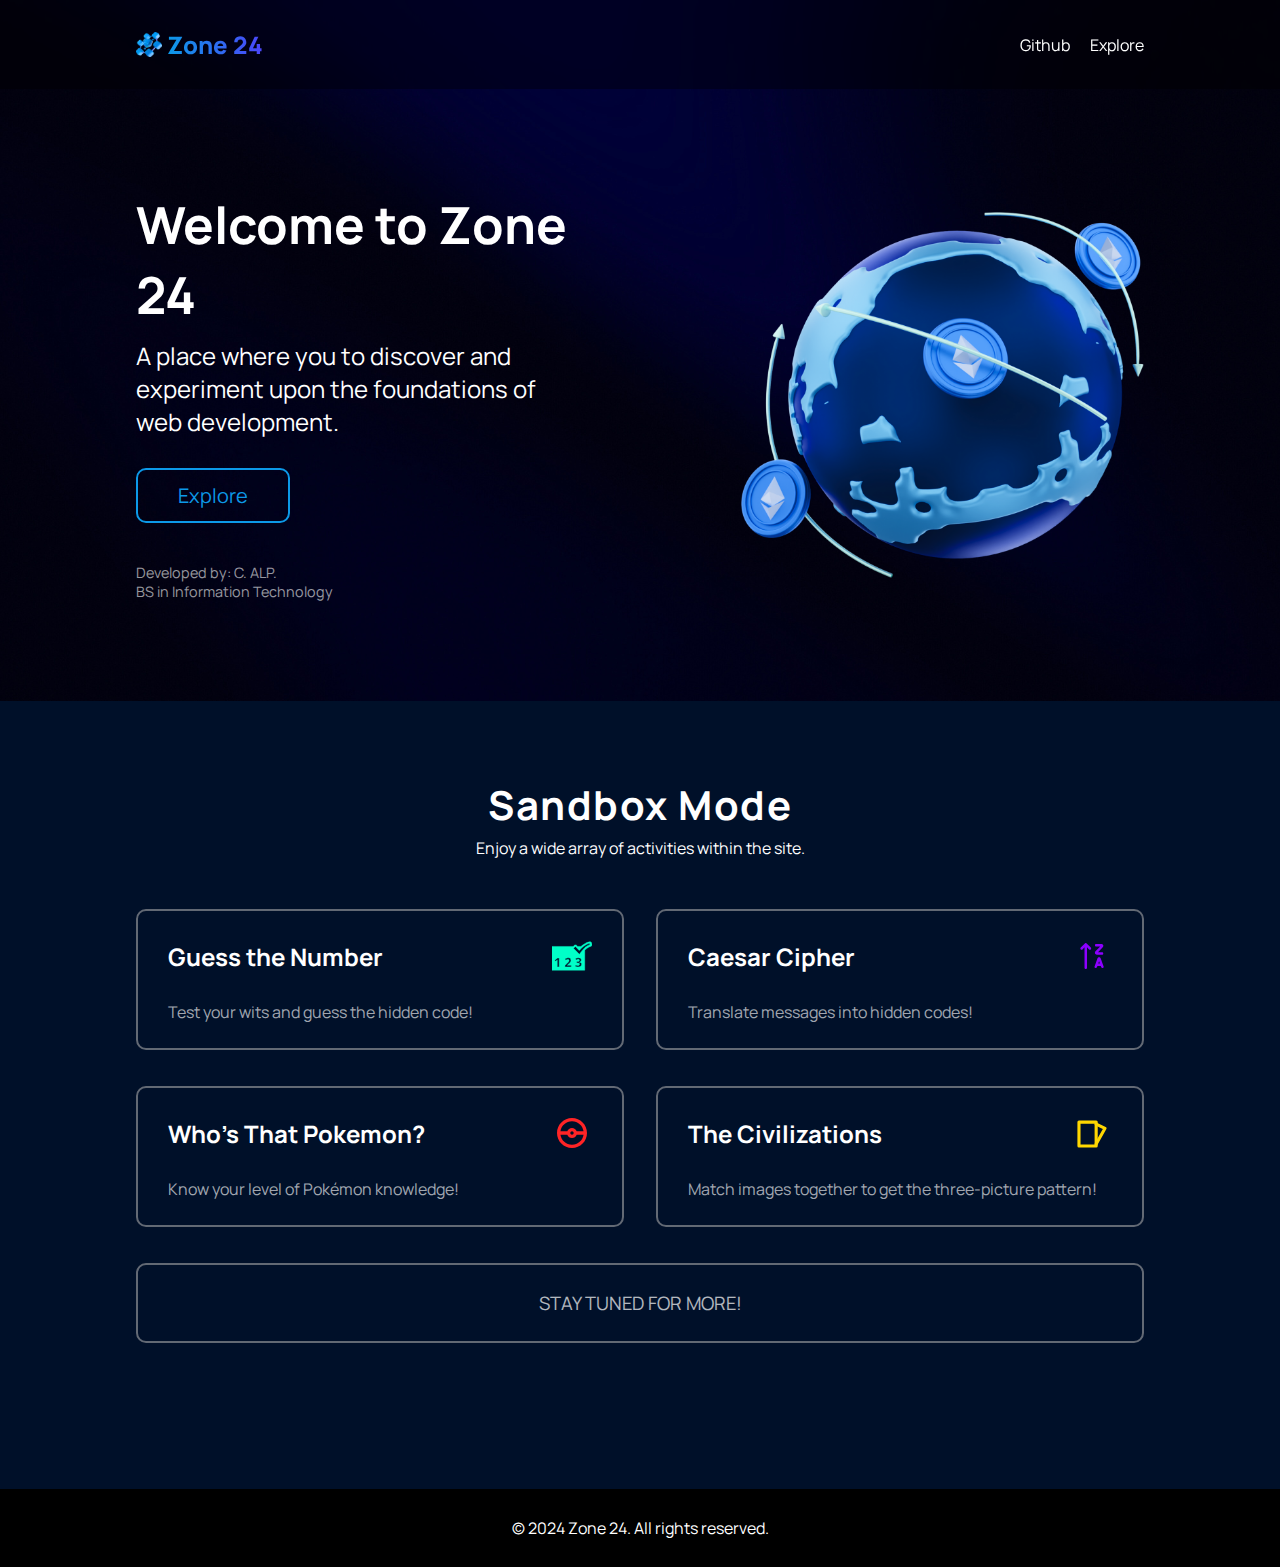
<file: index.html>
<!DOCTYPE html>
<html lang="en">

<head>
    <meta charset="UTF-8">
    <meta name="viewport" content="width=device-width, initial-scale=1.0">
    <link rel="shortcut icon" href="res/favicon.ico" type="image/x-icon">
    <link rel="stylesheet" href="css/style-main.css">
    <link rel="stylesheet" href="css/style-index.css">

    <link rel="preconnect" href="https://fonts.googleapis.com">
    <link rel="preconnect" href="https://fonts.gstatic.com" crossorigin>
    <link href="https://fonts.googleapis.com/css2?family=Lilita+One&display=swap" rel="stylesheet">

    <title>Zone 24</title>
</head>

<body>
    <header class="header sticky-header">
        <div class="container">
            <div class="header__logo">
                <a href="index.html">
                    <img src="res/logo.png" alt="Zone 24">
                    <h1 class="header__logo-text">Zone 24</h1>
                </a>
            </div>
            <nav class="header__nav">
                <ul class="header__nav-list">
                    <li class="header__nav-item">
                        <a href="/" class="header__nav-link">Github</a>
                    </li>
                    <li class="header__nav-item">
                        <a href="/" class="header__nav-link">Explore</a>
                    </li>
                </ul>
            </nav>
        </div>
    </header>

    <section class="hero">
        <div class="container">
            <div class="hero__content">
                <h1 class="hero__title">Welcome to Zone 24</h1>
                <p class="hero__text">A place where you to discover and experiment upon the foundations of web
                    development.</p>
                <a href="#feat" class="hero__btn">Explore</a>
                <p class="hero__author">Developed by: C. ALP.</p>
                <p class="hero__author">BS in Information Technology</p>
            </div>
            <img src="res/hero-globe.png" alt="" class="hero__img">
        </div>
    </section>

    <section class="feat" id="feat">
        <div class="container">
            <h1 class="feat__header">Sandbox Mode</h1>
            <p class="feat__p">Enjoy a wide array of activities within the site.</p>
            <div class="card-container">
                <a class="card" href="guess-number.html">
                    <div class="card__header">
                        <h2 class="card__title">Guess the Number</h2>
                        <img class="card__icon" src="res/svg1.svg" alt="">
                    </div>
                    <p class="card__text">Test your wits and guess the hidden code!</p>
                </a>

                <a class="card" href="caesar-cipher.html">
                    <div class="card__header">
                        <h2 class="card__title">Caesar Cipher</h2>
                        <img class="card__icon" src="res/svg2.svg" alt="">
                    </div>
                    <p class="card__text">Translate messages into hidden codes!</p>
                </a>

                <a class="card" href="whos-that-pokemon.html">
                    <div class="card__header">
                        <h2 class="card__title">Who's That Pokemon?</h2>
                        <img class="card__icon" src="res/svg3.svg" alt="">
                    </div>
                    <p class="card__text">Know your level of Pokémon knowledge!</p>
                </a>

                <a class="card" href="the-civilizations.html">
                    <div class="card__header">
                        <h2 class="card__title">The Civilizations</h2>
                        <img class="card__icon" src="res/svg4.svg" alt="">
                    </div>
                    <p class="card__text">Match images together to get the three-picture pattern!</p>
                </a>

                <div class="card" id="soonCard">
                    <p class="card__soon">STAY TUNED FOR MORE!</p>
                </div>
            </div>
        </div>
    </section>

    <footer class="footer">
        <div class="container">
            <p>© 2024 Zone 24. All rights reserved.</p>
        </div>
    </footer>


    <script src="js/script-index.js"></script>

</body>


</html>
</file>
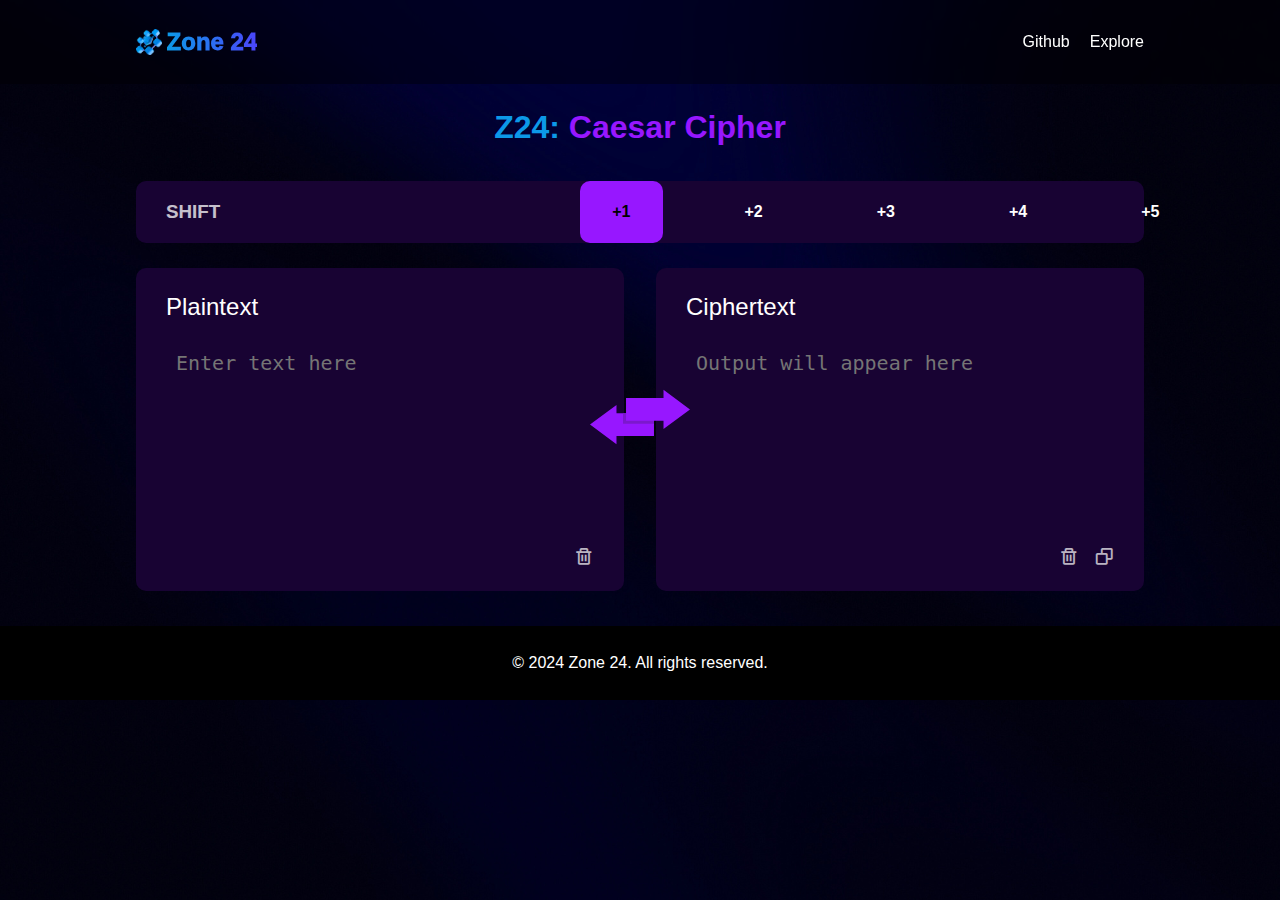
<file: caesar-cipher.html>
<!DOCTYPE html>
<html lang="en">

<head>
    <meta charset="UTF-8">
    <meta name="viewport" content="width=device-width, initial-scale=1.0">
    <link rel="shortcut icon" href="res/favicon.ico" type="image/x-icon">
    <link rel="stylesheet" href="css/style-main.css">
    <link rel="stylesheet" href="css/style-caesar.css">
    
    <link rel="preconnect" href="https://fonts.googleapis.com">
    <link rel="preconnect" href="https://fonts.gstatic.com" crossorigin>
    <link href="https://fonts.googleapis.com/css2?family=Lilita+One&display=swap" rel="stylesheet">
    <link href='https://unpkg.com/boxicons@2.1.4/css/boxicons.min.css' rel='stylesheet'>

    
    <title>Z24 - Caesar Cipher</title>
</head>

<body>
    <header class="header sticky-header">
        <div class="container">
            <div class="header__logo">
                <a href="index.html">
                    <img src="res/logo.png" alt="Zone 24">
                    <h1 class="header__logo-text">Zone 24</h1>
                </a>
            </div>
            <nav class="header__nav">
                <ul class="header__nav-list">
                    <li class="header__nav-item">
                        <a href="/" class="header__nav-link">Github</a>
                    </li>
                    <li class="header__nav-item">
                        <a href="/" class="header__nav-link">Explore</a>
                    </li>
                </ul>
            </nav>
        </div>
    </header>
    
    <h1 class="game__title">Z24:&nbsp;<span id="game__span">Caesar Cipher</span></h1>

    <main>
        <div class="container">
            <div class="shifter">
                <p class="shifter__shift">SHIFT</p>
                <div class="shifter__tab">
                    <p class="shifter__tab__numbers" id="shift1">+1</p>
                    <p class="shifter__tab__numbers" id="shift2">+2</p>
                    <p class="shifter__tab__numbers" id="shift3">+3</p>
                    <p class="shifter__tab__numbers" id="shift4">+4</p>
                    <p class="shifter__tab__numbers" id="shift5">+5</p>
                </div>
            </div>
            
            <div class="actor">
                <div class="input__card caesar__card">
                    <p class="caesar__label" id="inputLabel">Plaintext</p>
                    <textarea id="inputText" class="caesar__text textarea" placeholder="Enter text here" oninput='this.style.height = "";this.style.height = this.scrollHeight + "px"'></textarea>
                    <i class='bx bx-trash'></i>
                </div>
                
                <img src="res/caesar_arrow.svg" alt="" width="50px" class="img__swap" id="imgSwap">
                
                <div class="output__card caesar__card">
                    <p class="caesar__label" id="outputLabel">Ciphertext</p>
                    <textarea id="outputText" class="caesar__text textarea" placeholder="Output will appear here" readonly oninput='this.style.height = "";this.style.height = this.scrollHeight + "px"'></textarea>
                    <span id="copyMessage">Copied!</span>
                    <i class='bx bx-trash'></i>
                    <i class='bx bx-copy'></i> 
                </div>
            </div>
            
        </div>
    </main>

    <footer class="footer">
        <div class="container">
            <p>© 2024 Zone 24. All rights reserved.</p>
        </div>
    </footer>

    <script src="js/script-caesar.js"></script>

    
</body>
</html>
</file>
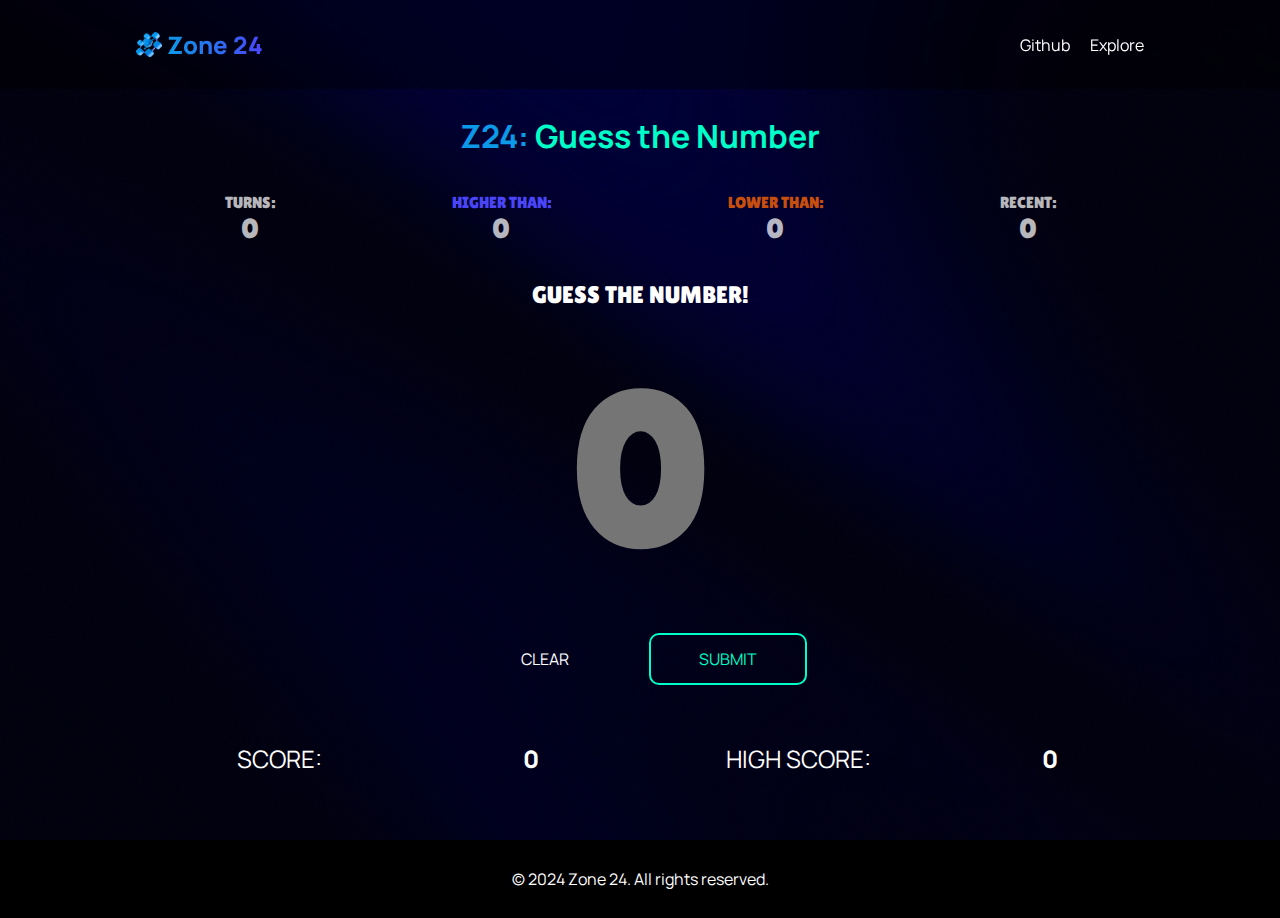
<file: guess-number.html>
<!DOCTYPE html>
<html lang="en">

<head>
    <meta charset="UTF-8">
    <meta name="viewport" content="width=device-width, initial-scale=1.0">
    <link rel="shortcut icon" href="res/favicon.ico" type="image/x-icon">
    <link rel="stylesheet" href="css/style-main.css">
    <link rel="stylesheet" href="css/style-guessnumber.css">
    
    <link rel="preconnect" href="https://fonts.googleapis.com">
    <link rel="preconnect" href="https://fonts.gstatic.com" crossorigin>
    <link href="https://fonts.googleapis.com/css2?family=Lilita+One&display=swap" rel="stylesheet">
    
    <title>Z24 - Guess the Number</title>
</head>

<body>
    <header class="header sticky-header">
        <div class="container">
            <div class="header__logo">
                <a href="index.html">
                    <img src="res/logo.png" alt="Zone 24">
                    <h1 class="header__logo-text">Zone 24</h1>
                </a>
            </div>
            <nav class="header__nav">
                <ul class="header__nav-list">
                    <li class="header__nav-item">
                        <a href="/" class="header__nav-link">Github</a>
                    </li>
                    <li class="header__nav-item">
                        <a href="/" class="header__nav-link">Explore</a>
                    </li>
                </ul>
            </nav>
        </div>
    </header>
    
    <h1 class="game__title">Z24:&nbsp;<span id="game__span">Guess the Number</span></h1>

    <main>
        <div class="container">
            <div class="score">
                <div class="score__tab">
                    <h2 class="score__label" id="turn-label">Turns:</h2>
                    <p class="score__value" id="turnValue">0</p>
                </div>
                <div class="score__tab">
                    <h2 class="score__label" id="higher-label">Higher than:</h2>
                    <p class="score__value" id="higherValue">0</p>
                </div>
                <div class="score__tab">
                    <h2 class="score__label" id="lower-label">Lower than:</h2>
                    <p class="score__value" id="lowerValue">0</p>
                </div>
                <div class="score__tab">
                    <h2 class="score__label" id="recent-label">Recent:</h2>
                    <p class="score__value" id="recentValue">0</p>
                </div>
            </div>
            <h2 class="game__label">Guess the Number!</h2>
            <input type="number" class="game__input" id="gameInput" placeholder="0" min="1" max="999"/>
            <div class="button__tab">
                <button class="game-btn clear" id="clearBtn">Clear</button>
                <button class="game-btn submit" id="submitBtn">Submit</button>
                <button class="game-btn play" id="playBtn">Play Again</button>
            </div>
            <div class="points-tab">
                <h3 class="points">Score: <span id="gameScore">0</span></h3>
                <h3 class="points">High Score: <span id="highScore">0</span></h3>
            </div>
        </div>
    </main>

    <footer class="footer">
        <div class="container">
            <p>© 2024 Zone 24. All rights reserved.</p>
        </div>
    </footer>

    <script src="js/script-guess-number.js"></script>

</body>
</html>
</file>
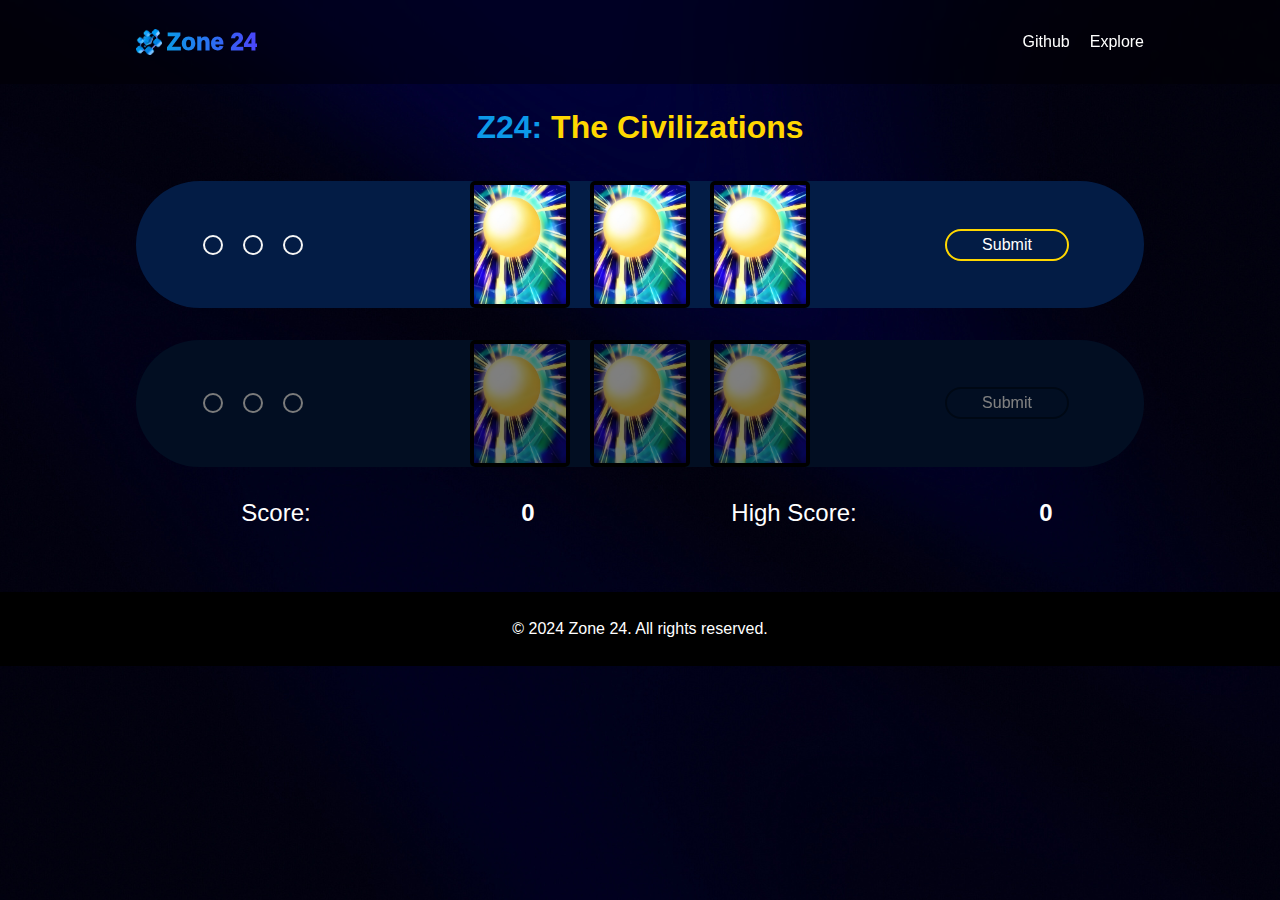
<file: the-civilizations.html>
<!DOCTYPE html>
<html lang="en">
<head>
    <meta charset="UTF-8">
    <meta name="viewport" content="width=device-width, initial-scale=1.0">
    <link rel="shortcut icon" href="res/favicon.ico" type="image/x-icon">
    <link rel="stylesheet" href="css/style-main.css">
    <link rel="stylesheet" href="css/style-civilizations.css">
    
    <link rel="preconnect" href="https://fonts.googleapis.com">
    <link rel="preconnect" href="https://fonts.gstatic.com" crossorigin>
    <link href="https://fonts.googleapis.com/css2?family=Lilita+One&display=swap" rel="stylesheet">
    
    <title>Z24 - The Civilizations</title>
</head>
<body>
    <header class="header sticky-header">
        <div class="container">
            <div class="header__logo">
                <a href="index.html">
                    <img src="res/logo.png" alt="Zone 24">
                    <h1 class="header__logo-text">Zone 24</h1>
                </a>
            </div>
            <nav class="header__nav">
                <ul class="header__nav-list">
                    <li class="header__nav-item">
                        <a href="/" class="header__nav-link">Github</a>
                    </li>
                    <li class="header__nav-item">
                        <a href="/" class="header__nav-link">Explore</a>
                    </li>
                </ul>
            </nav>
        </div>
    </header>
    
    <h1 class="game__title">Z24:&nbsp;<span id="game__span">The Civilizations</span></h1>

    <main>
        <div class="game__container container">
            
            <div class="game__board" id="gameBoard0">
                <div class="game__board-row" id="row-0">
                    <div class="response__container" id="response_container0">
                        <div class="response" id="resp1"></div>
                        <div class="response" id="resp2"></div>
                        <div class="response" id="resp3"></div>
                    </div>
                    
                    <div class="navigation__container" id="nav_container0">
                        <img src="res/civil/dark.png" alt="" class="navig__img" id="nav1">
                        <img src="res/civil/dark.png" alt="" class="navig__img" id="nav2">
                        <img src="res/civil/dark.png" alt="" class="navig__img" id="nav3">
                    </div>
                    
                    <div class="button__container">
                        <button class="button button__submit" id="btnSubmit0">Submit</button>
                    </div>
                    
                </div>
            </div>
            
            
            <div class="points__tab">
                <h3 class="points">Score: <span id="gameScore">0</span></h3>
                <h3 class="points">High Score: <span id="highScore">0</span></h3>
            </div>
        </div>
    </main>

    <footer class="footer">
        <div class="container">
            <p>© 2024 Zone 24. All rights reserved.</p>
        </div>
    </footer>

    <script src="js/script-civilizations.js"></script>
</body>
</html>
</file>
<file: css/style-main.css>
:root {
    --primary-color: #0C99E8;
    --secondary-color: #4B45FA;
    --tertiary-color: #c84e0d;

    --p1: hsl(216, 100%, 8%);
    --p2: hsl(217, 92%, 14%);

    --p-cyan: #00ffc8;
    --p-violet: #9717ff;
    --p-scarlet: #ff2426;
    --p-yellow: #ffd700;
    --p-lightgray: rgba(177, 177, 177, 0.553);

    --main-padding: 2.2rem min(8.5rem, 10rem);
    --landing-padding: 3.5rem min(8.5rem, 10rem);
    --hero-padding: 5rem min(8.5rem, 10rem);
    --header-padding: 1.75rem min(8.5rem, 10rem);
    --footer-padding: 1.75rem min(8.5rem, 10rem);

    --lilita: "Lilita One", sans-serif;
    --manrope: "Manrope", sans-serif;

}

* {
    box-sizing: border-box;
    margin: 0;
    padding: 0;
}

html {
    scroll-behavior: smooth;
}

body {
    font-family: 'Manrope', sans-serif;
    background-color: #333;
}

.header .container {
    position: relative;
}

.sticky-header {
    position: -webkit-sticky;
    /* For Safari */
    position: sticky;
    top: 0;
    background-color: rgba(0, 0, 0, 0.37);
    /* background-color: rgb(255, 103, 103); */
    backdrop-filter: blur(5px);
    z-index: 1000;
    /* Ensures the header is on top of other content */
}


.container {
    display: flex;
    justify-content: space-between;
    align-items: center;
    padding: var(--main-padding);
    color: white;
}

/* HEADER */

.header .container {
    padding: var(--header-padding);
}

.header__logo a {
    display: flex;
    align-items: center;
    cursor: pointer;
    text-decoration: none;
}

.header__logo img {
    width: 1.6rem;
    margin-right: 5px;
}

.header__logo-text {
    font-size: 1.5rem;
    font-weight: 1000;
    background: linear-gradient(to right, var(--primary-color), var(--secondary-color));
    -webkit-background-clip: text;
    -webkit-text-fill-color: transparent;
}

.header__nav-list {
    list-style: none;
    display: flex;
    margin: 0;
    padding: 0;
}

.header__nav-item {
    margin-left: 20px;
}

.header__nav-link {
    color: white;
    text-decoration: none;
    transition: all 0.3s ease;
}

.header__nav-link:hover {
    color: var(--primary-color);
    padding-bottom: 10px;
    border-bottom: 2px solid var(--primary-color);
}

/* BODY */

body {
    width: 100%;
    height: 100vh;
    background: url("../res/hero-bg.png");
    background-position: center;
}

section {
    width: 100%;
    padding-top: 20px;
    padding-bottom: 20px;
}


/* FOOTER */

footer .container {
    background-color: black;
    padding: var(--footer-padding);
}

footer p {
    width: 100%;
    text-align: center;
}
</file>
<file: css/style-index.css>
@import url('https://fonts.googleapis.com/css2?family=Manrope:wght@200..800&display=swap');

/* HERO */

body section .container {
    padding: var(--landing-padding);
}

.hero__img {
    width: 40%;
}

.hero .container {
    padding: var(--hero-padding);
    gap: 10rem;
}

.hero__title {
    font-size: 3.2rem;
    margin-bottom: 10px;
}

.hero__text {
    font-size: 1.5rem;
    margin-bottom: 30px;
}

.hero__btn {
    border: 2px solid var(--primary-color);;
    border-radius: 10px;
    color: var(--primary-color);
    padding: 12px 40px;
    text-align: center;
    text-decoration: none;
    display: inline-block;
    font-size: 1.25rem;
    transition: all 0.3s ease;
    margin-bottom: 40px;
}

.hero__btn:hover {
    background-color: var(--primary-color);
    color: white;

}

.hero__author {
    color: hsla(0, 0%, 100%, 0.604);
    font-size: 0.9rem;
}

/* FEAT */

.feat {
    background-color: var(--p1);
}

.feat .container {
    flex-direction: column;
    height: 100%;
    justify-content: flex-start;
}


.feat__header{
    font-size: 2.5rem;
    letter-spacing: 1.5px;
    margin-bottom: 5px;
}

.card-container {
    display: flex;
    justify-content: space-between;
    align-items: center;
    gap: 1rem;
    flex-wrap: wrap;
    
    width: 100%;
    margin: 50px;
    /* border: red 2px solid; */
}

.card {
    display: flex;
    flex-direction: column;
    justify-content: space-around;
    margin-bottom: 20px;
    
    border: var(--p-lightgray) 2px solid;
    align-self: stretch;
    border-radius: 10px;
    padding: 25px 30px;
    height: auto;
    width: calc(50% - 1rem);
    transition: all 0.3s ease;
    cursor: pointer;
}

.card-container a {
    text-decoration: none;
    color: white;
}

.card:hover {
    transform: translateY(-10px);
}

.card__header{
    display: flex;
    justify-content: space-between;
    align-items: center;
    margin-bottom: 15px;
}

.card__title {
    transition: all 0.3s ease; 
}

.card:nth-of-type(1) .card__title:hover {
    color: var(--p-cyan);
}

.card:nth-of-type(2) .card__title:hover {
    color: var(--p-violet);
}

.card:nth-of-type(3) .card__title:hover {
    color: var(--p-scarlet);
}

.card:nth-of-type(4) .card__title:hover {
    color: var(--p-yellow);
}



.card__icon {
    width: 40px;
}

.card__text {
    font-size: 1rem;
    color:rgba(255, 255, 255, 0.649);
    margin-top: 10px;
}

#soonCard {
    color: white;
    cursor: default;
    
    p {
        opacity: 0.7;
    }
      
}
</file>
<file: css/style-caesar.css>
/* MAIN */

.game__title {
    display: flex;
    justify-content: center;
    color: var(--primary-color);
    margin-top: 25px;
}

.game__title span {
    color: var(--p-violet);
}

main .container {
    display: flex;
    flex-direction: column;
}

/* SHIFT */

.shifter {
    display: flex;
    justify-content: space-around;
    width: 100%;
    gap: 17.5rem;
        
    border-radius: 10px;
    background-color: rgb(24, 3, 51);
    }

.shifter__tab {
    display: flex;
    justify-content: space-around;
    align-items: flex-end;
}

.shifter__tab__numbers {
    margin-left: 50px;
    height: 100%;
    cursor: pointer;
    padding: 20px 30px;
    border: 2px solid transparent;
    border-radius: 10px;
    font-weight: 600;
    
    transition: all 0.15s linear;
}

.shifter__tab__numbers:hover {
    color: var(--p-violet);
    border: 2px solid var(--p-violet);
}

.shifter__shift {
    color: white;
    font-weight: 600;
    font-size: 1.175rem;
    padding: 20px 30px;
    opacity: 0.75;
}

/* INPUT */
.actor {
    position: relative;
    display: flex;
    justify-content: center;
    width: 100%;
    gap: 2rem;
}

.caesar__card {
    position: relative;
    width: 50%;
    min-height: auto;
    display: flex;
    flex-direction: column;
    justify-content: baseline;
    margin-top: 25px;
    padding: 25px 30px;
    border-radius: 10px;
    background-color: rgb(24, 3, 51);
}

.caesar__label {
    font-size: 1.5rem;
    text-align: left;
    margin-bottom: 20px;
}

.caesar__text {
    width: 100%;
    min-height: 200px;
    padding: 10px;
    background-color: rgb(24, 3, 51);
    caret-color: aliceblue;
    color: white;
    font-size: 1.25rem;
    border: 2px solid transparent;
    margin-bottom: 25px;
}

.textarea {
    border: none;
    overflow: auto;
    outline: none;

    -webkit-box-shadow: none;
    -moz-box-shadow: none;
    box-shadow: none;

    resize: none;
}

.bx {
    cursor: pointer;
}

.bx:hover {
    color: var(--p-violet);
    opacity: 1;
}

.bx-copy {
    position: absolute;
    bottom: 25px;
    right: 30px;
    opacity: 0.7;
    font-size: 1.25rem;
}

.bx-trash {
    position: absolute;
    bottom: 25px;
    right: 65px;
    opacity: 0.7;
    font-size: 1.25rem;
}

#copyMessage {
    position: absolute;
    bottom: 24px;
    right: 110px;
    text-align: right;
    color: var(--p-violet);
    font-size: 0.95rem;
    transition: all 0.15s ease;
    
    display: none;
}

.input__card .bx-trash {
    right: 30px;
}

.img__swap {
    position: absolute;
    top: 50%;
    transform: translateY(-50%);
    width: 100px;
    z-index: 1;
    cursor: pointer;
    transition: all 0.15s ease;
}

.flipped {
    position: absolute;
    top: 36%;
    width: 100px;
    z-index: 1;
    cursor: pointer;
    transform: scaleX(-1);
}
</file>
<file: css/style-guessnumber.css>
@import url('https://fonts.googleapis.com/css2?family=Manrope:wght@200..800&display=swap');
@import url('https://fonts.googleapis.com/css2?family=Lilita+One&display=swap');

/* MAIN */

.game__title {
    display: flex;
    justify-content: center;
    color: var(--primary-color);
    margin-top: 25px;
}

.game__title span {
    color: var(--p-cyan);
}

main {
    font-family: "Lilita One", sans-serif;
    text-transform: uppercase;
    overflow: visible;
    margin-bottom: 30px;
}

main .container {
    flex-direction: column;
    gap: 2rem;
    padding: var(--main-padding);
}

.score {
    width: 100%;
    text-align: center;
    display: flex;
    justify-content: space-around;
    align-items: center;
}

.score h2 {
    font-weight: normal;
}

.score__tab {
    margin-bottom: 5px;
}

.score__label {
    font-size: 1rem;
}

#turn-label,
#recent-label {
    color: rgba(255, 255, 255, 0.722)
}

.score__value {
    font-size: 1.75rem;
    color: rgba(255, 255, 255, 0.722)
}

#higher-label {
    color: var(--secondary-color);
}

#lower-label {
    color: var(--tertiary-color);
}

.game__label {
    font-weight: normal;
}

.container input {
    font-family: var(--lilita);
    color: white;
    width: 100%;
    padding: auto 0;
    font-size: 14rem;
    /* Increase font size */
    background-color: transparent;
    /* Remove background */
    border: none;
    text-align: center;
    caret-color: rgba(255, 255, 255, 0.688);
    margin-bottom: 5px;

}

input::-webkit-outer-spin-button,
input::-webkit-inner-spin-button {
    -webkit-appearance: none;
    margin: 0;
}

input::placeholder {
    transition: all 0.2s;
}


input:focus::placeholder {
    color: transparent;
}


.container input:active {
    border: none;
}

.container input:focus {
    outline: none;
}

.button__tab {
    display: flex;
    justify-content: center;
    gap: 2rem;
}

.button__tab a {
    text-decoration: none;
}

.game-btn {
    all: unset;
    font-family: var(--manrope);
    font-size: 1rem;
    padding: 0.8rem 3rem;
    border: none;
    border-radius: 10px;
    color: white;
    cursor: pointer;
    transition: all 0.3s ease;
    margin-bottom: 25px;
}

.submit {
    border: var(--p-cyan) 2px solid;
    color: var(--p-cyan);
}

.submit:hover {
    background-color: var(--p-cyan);
    color: black;
}

.hover-effect {
    background-color: #00ffc8;
    /* Example hover background color */
    color: black;
    /* Example hover text color */
    transition: background-color 0.3s, color 0.3s;
    /* Smooth transition */
}


.clear:hover {
    color: red;
}

.play {
    display: none;
    border: var(--p-cyan) 2px solid;
    color: var(--p-cyan);
}

.play:hover {
    background-color: var(--p-cyan);
    color: black;
}

.points-tab {
    width: 100%;
    display: flex;
}

.points {
    width: 100%;
    text-align: center;
    display: flex;
    justify-content: space-around;
    align-items: center;
    font-weight: normal;
    font-size: 1.5rem;
    font-family: var(--manrope);
}

.points span {
    font-weight: 800;
}
</file>
<file: css/style-civilizations.css>
/* MAIN */
/* border: 2px red solid; */

.game__title {
    display: flex;
    justify-content: center;
    color: var(--primary-color);
    margin-top: 25px;
}

.game__title span {
    color: var(--p-yellow);
}

main {
    font-family: var(--manrope);
    overflow: visible;
    margin-bottom: 30px;
}

main .container {
    display: flex;
    flex-direction: column;
    gap: 2rem;
    /* border: 2px red solid; */
}

/* GAME BOARD */

.game__board {
    display: flex;
    flex-direction: column;
    gap: 10px;
    width: 100%;
    height: 100%;
    /* border: 2px green solid; */
}

.game__board-row {
    width: 100%;
    height: 100%;
    border-radius: 100px;
    
    display: flex;
    justify-content: space-around;
    align-items: center;
    gap: 100px;
    
    background-color: var(--p2);
    
    /* border: 2px violet solid; */
}

.game__board-row > * {
    flex: 1;
}

.response__container {
    display: flex;
    justify-content: center;
    align-items: center;
    gap: 20px;
    /* border: 2px red solid; */
}

.response {
    border-radius: 1000px;
    border: 2px whitesmoke solid;
    height: 20px;
    width: 20px;

}

.navigation__container {
    display: flex;
    justify-content: space-between;
    align-items: center;
    gap: 20px;
    /* border: 2px red solid; */
    
}

.navig__img {
    width: 100px;
    border-radius: 5px;
    border: 4px black solid;
}

.img__default-cursor {
    cursor: default !important;
}

.button__container {
    display: flex;
    justify-content: flex-end;
    align-items: center;
    gap: 20px;
    /* border: 2px red solid; */
}

.button {
    all: unset;
    border-radius: 20px;
    border: 2px var(--p1) solid;
    text-align: center;
    padding: 5px 10px;
    width: 100px;
    margin-right: 75px;
    transition: all 0.3s ease;
}

.button__submit {
    cursor: pointer;
    border: 2px var(--p-yellow) solid;
}

.button__submit:hover {
    background-color: var(--p-yellow);
    color: var(--p2);
}

.inactive__board{
    filter: brightness(50%);
}





/* POINTS */

.points__tab {
    width: 100%;
    display: flex;
}

.points {
    width: 100%;
    text-align: center;
    display: flex;
    justify-content: space-around;
    align-items: center;
    font-weight: normal;
    font-size: 1.5rem;
    font-family: var(--manrope);
}

.points span {
    font-weight: 800;
}
</file>
